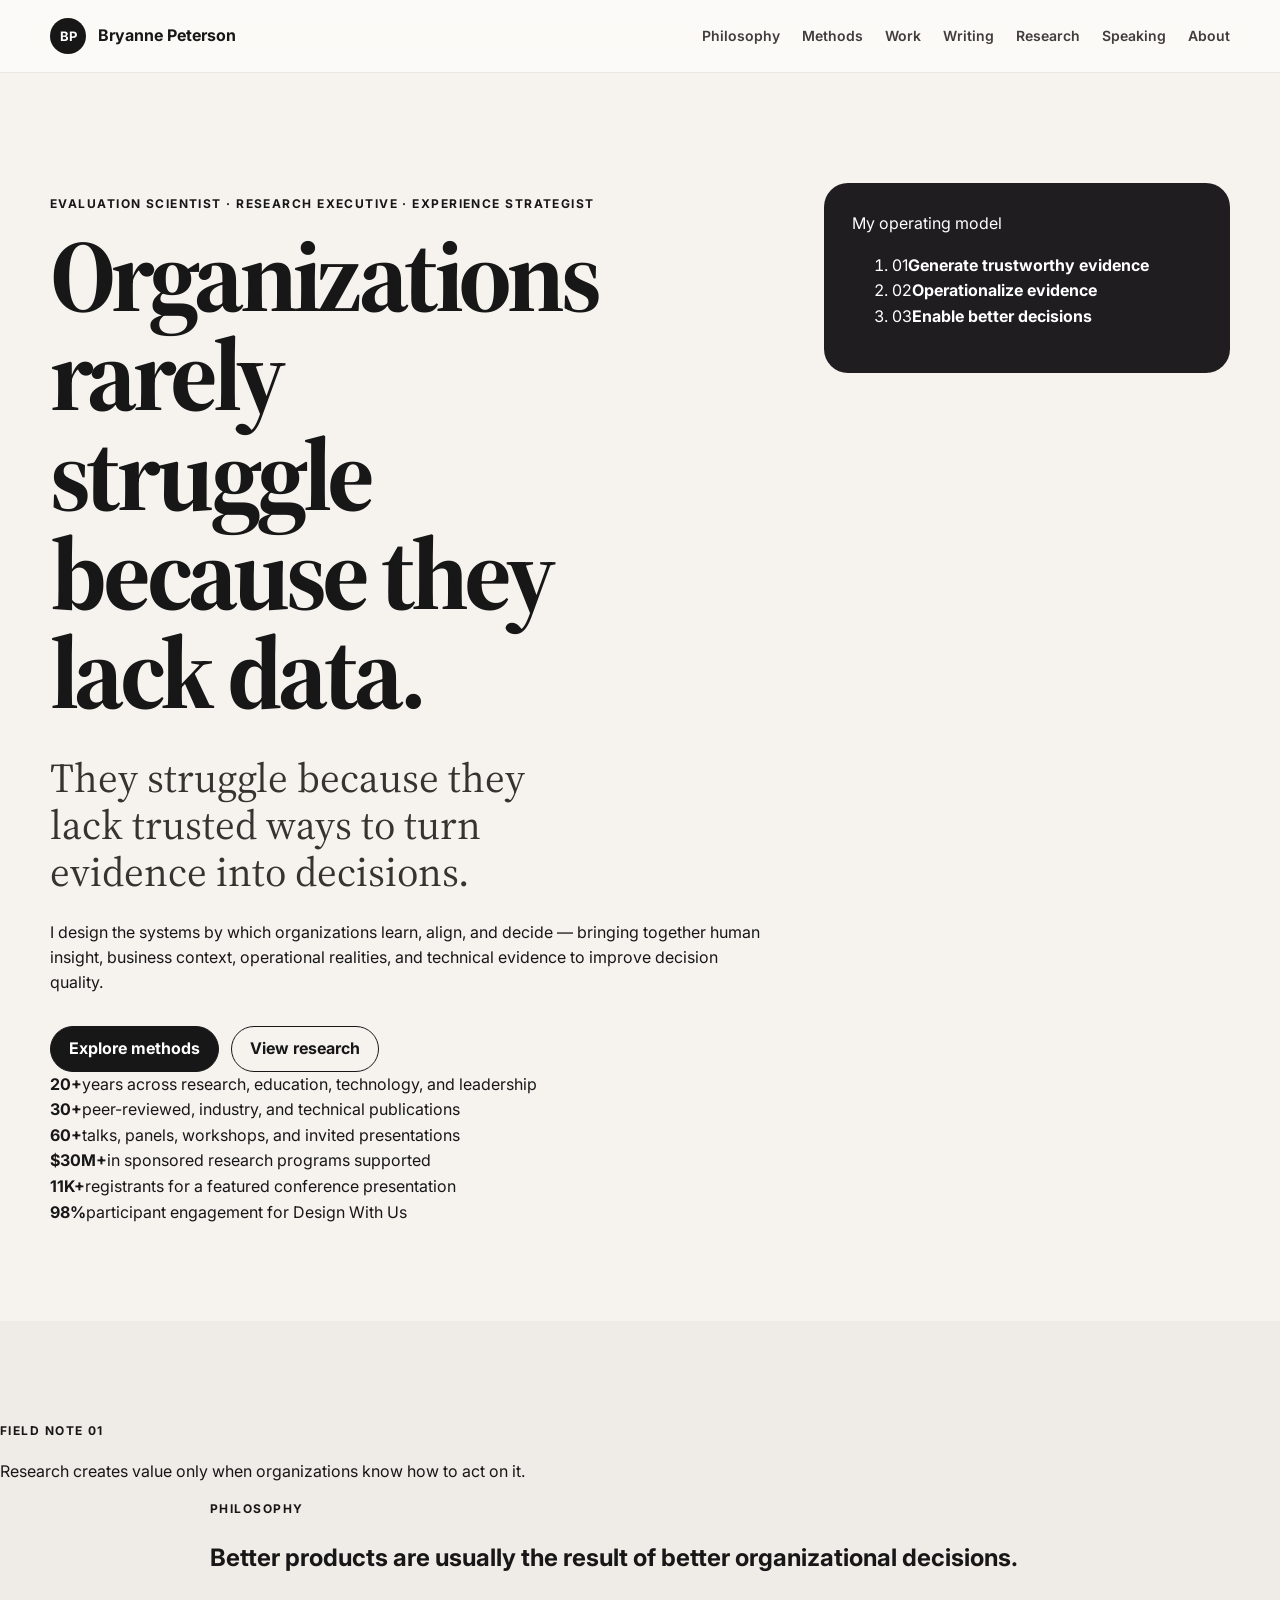
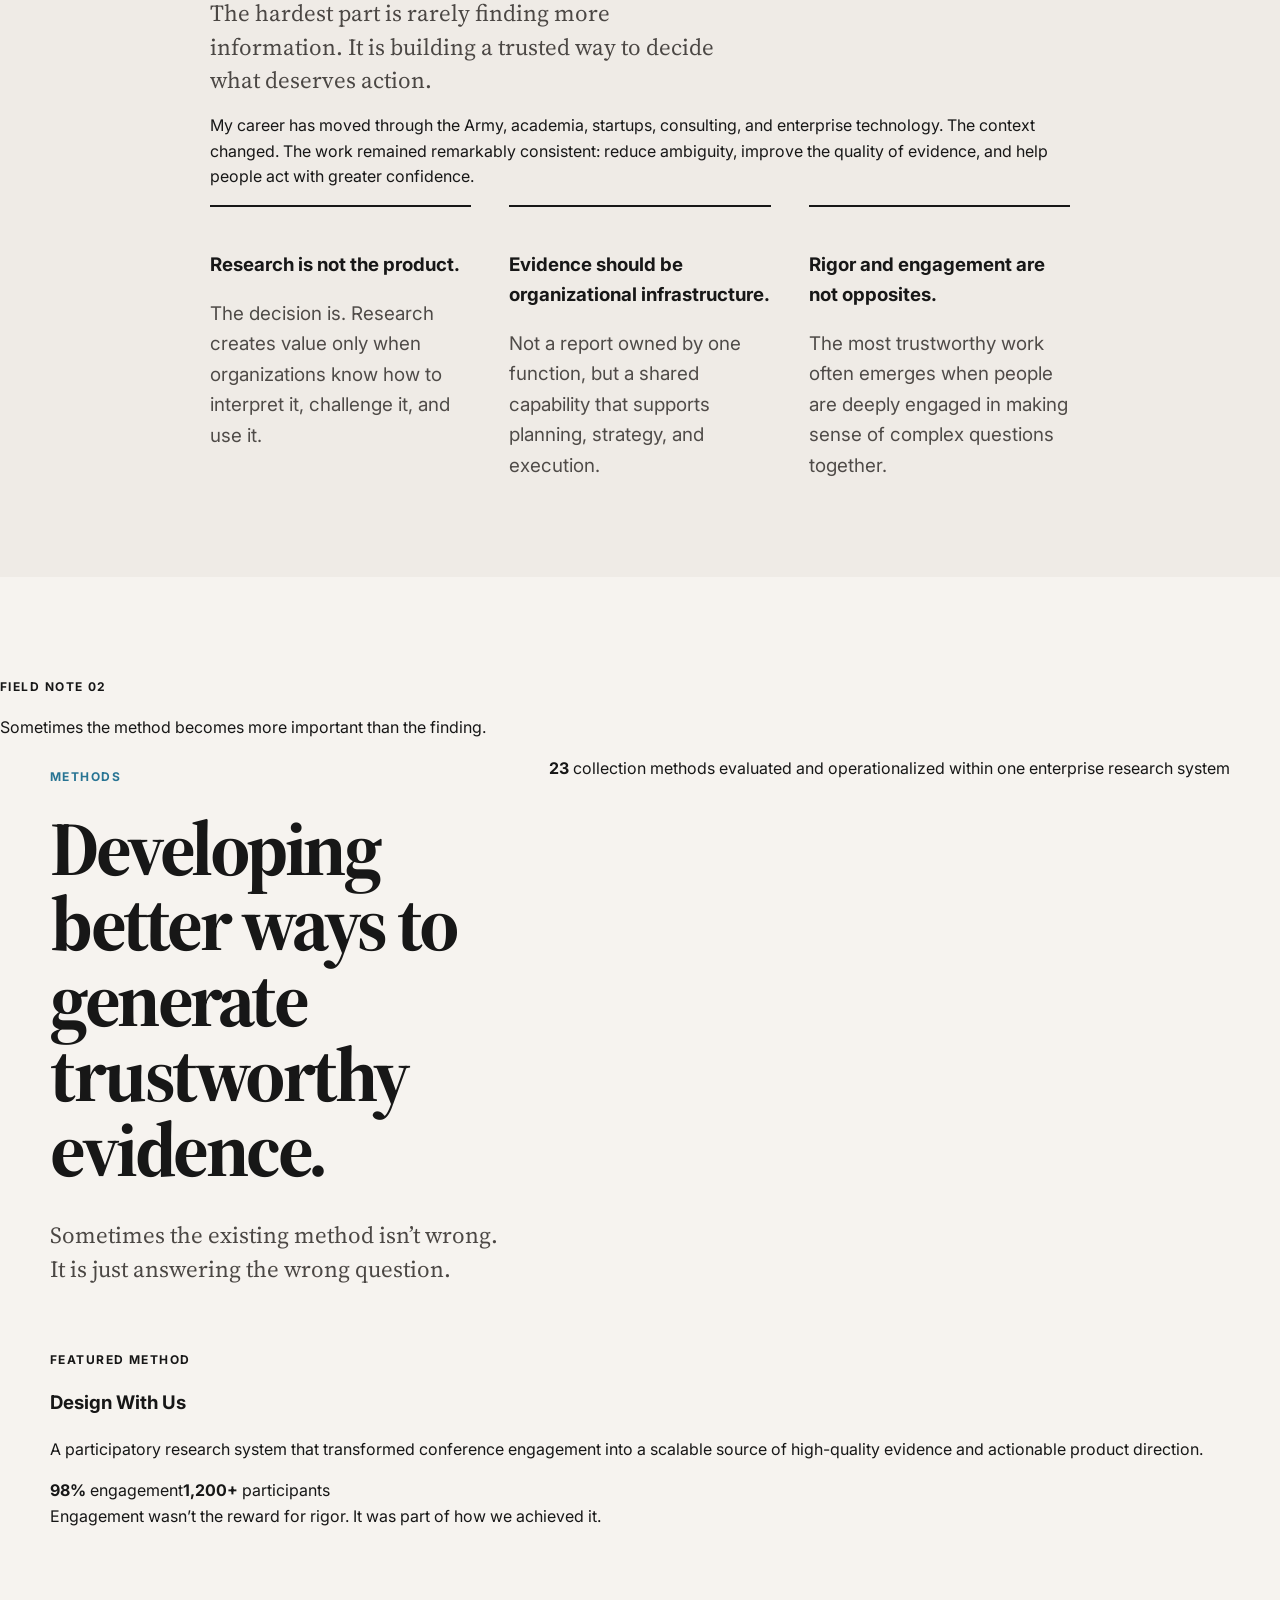
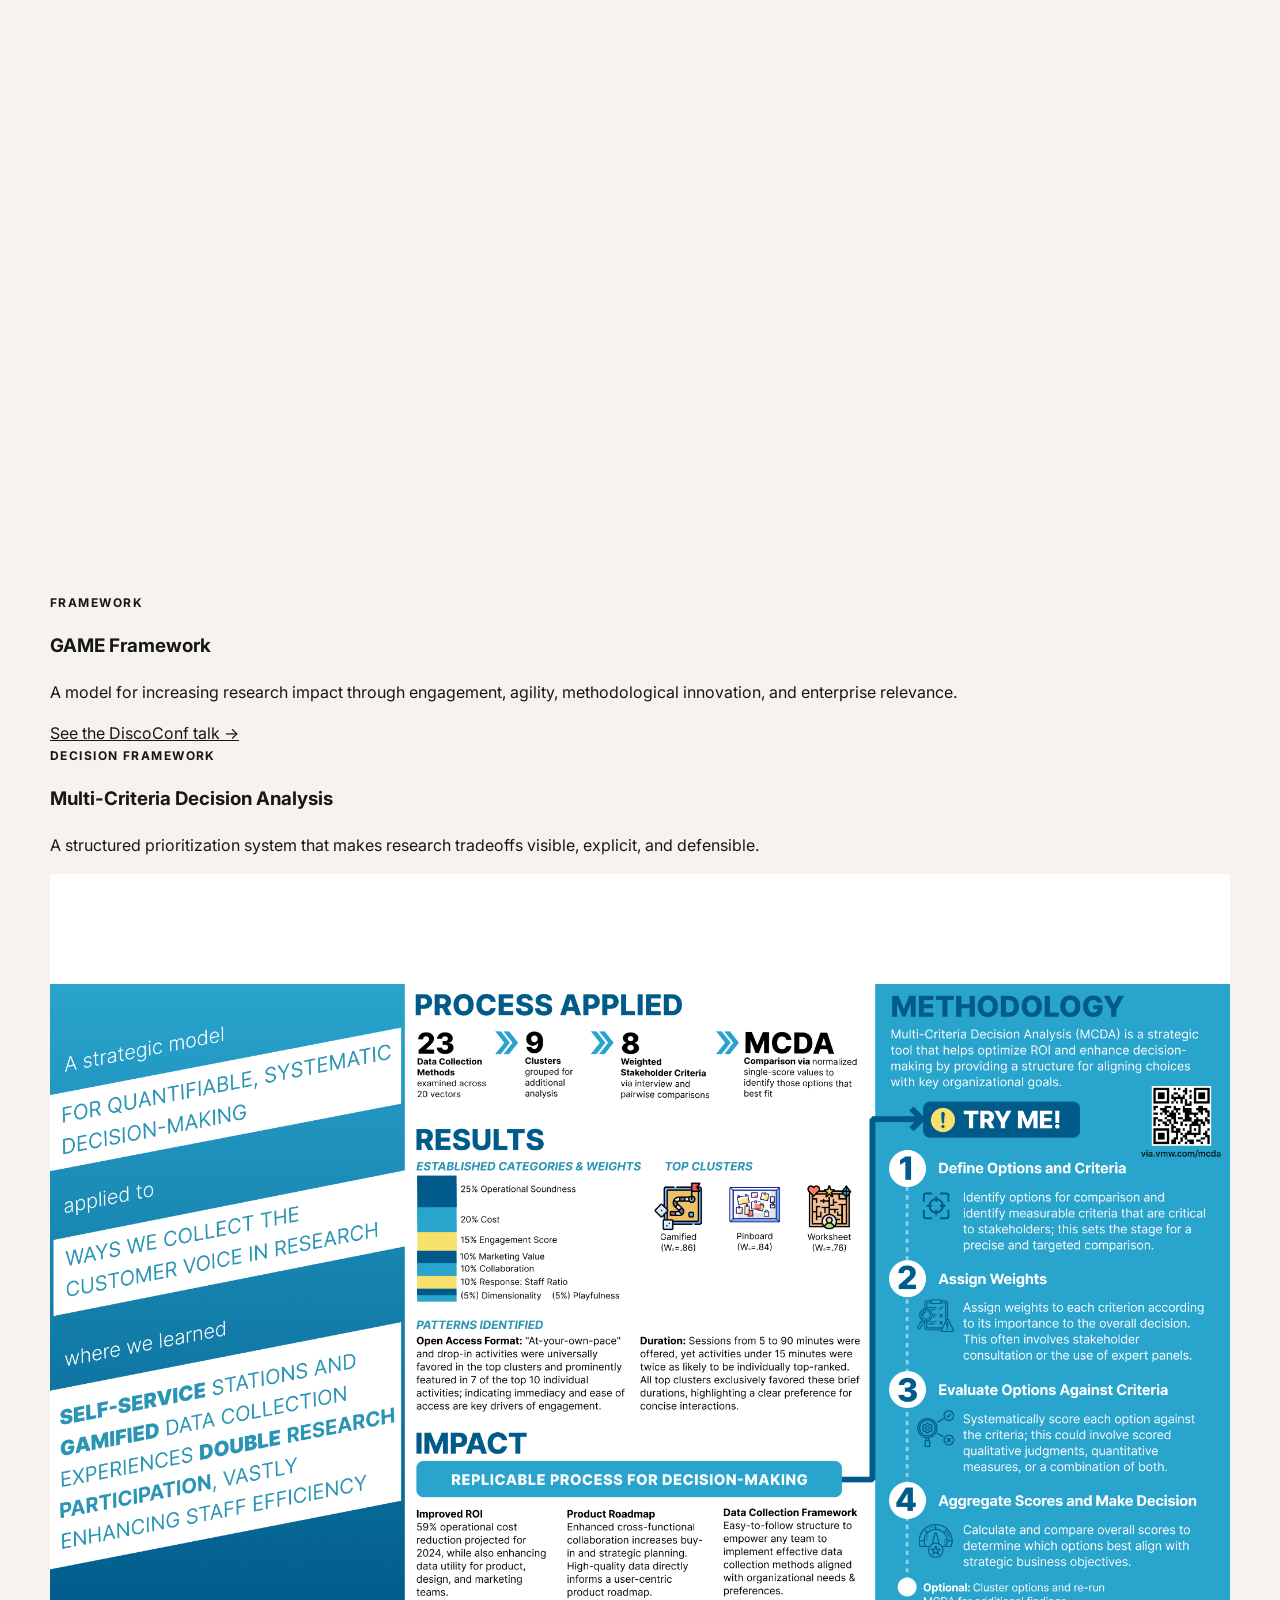
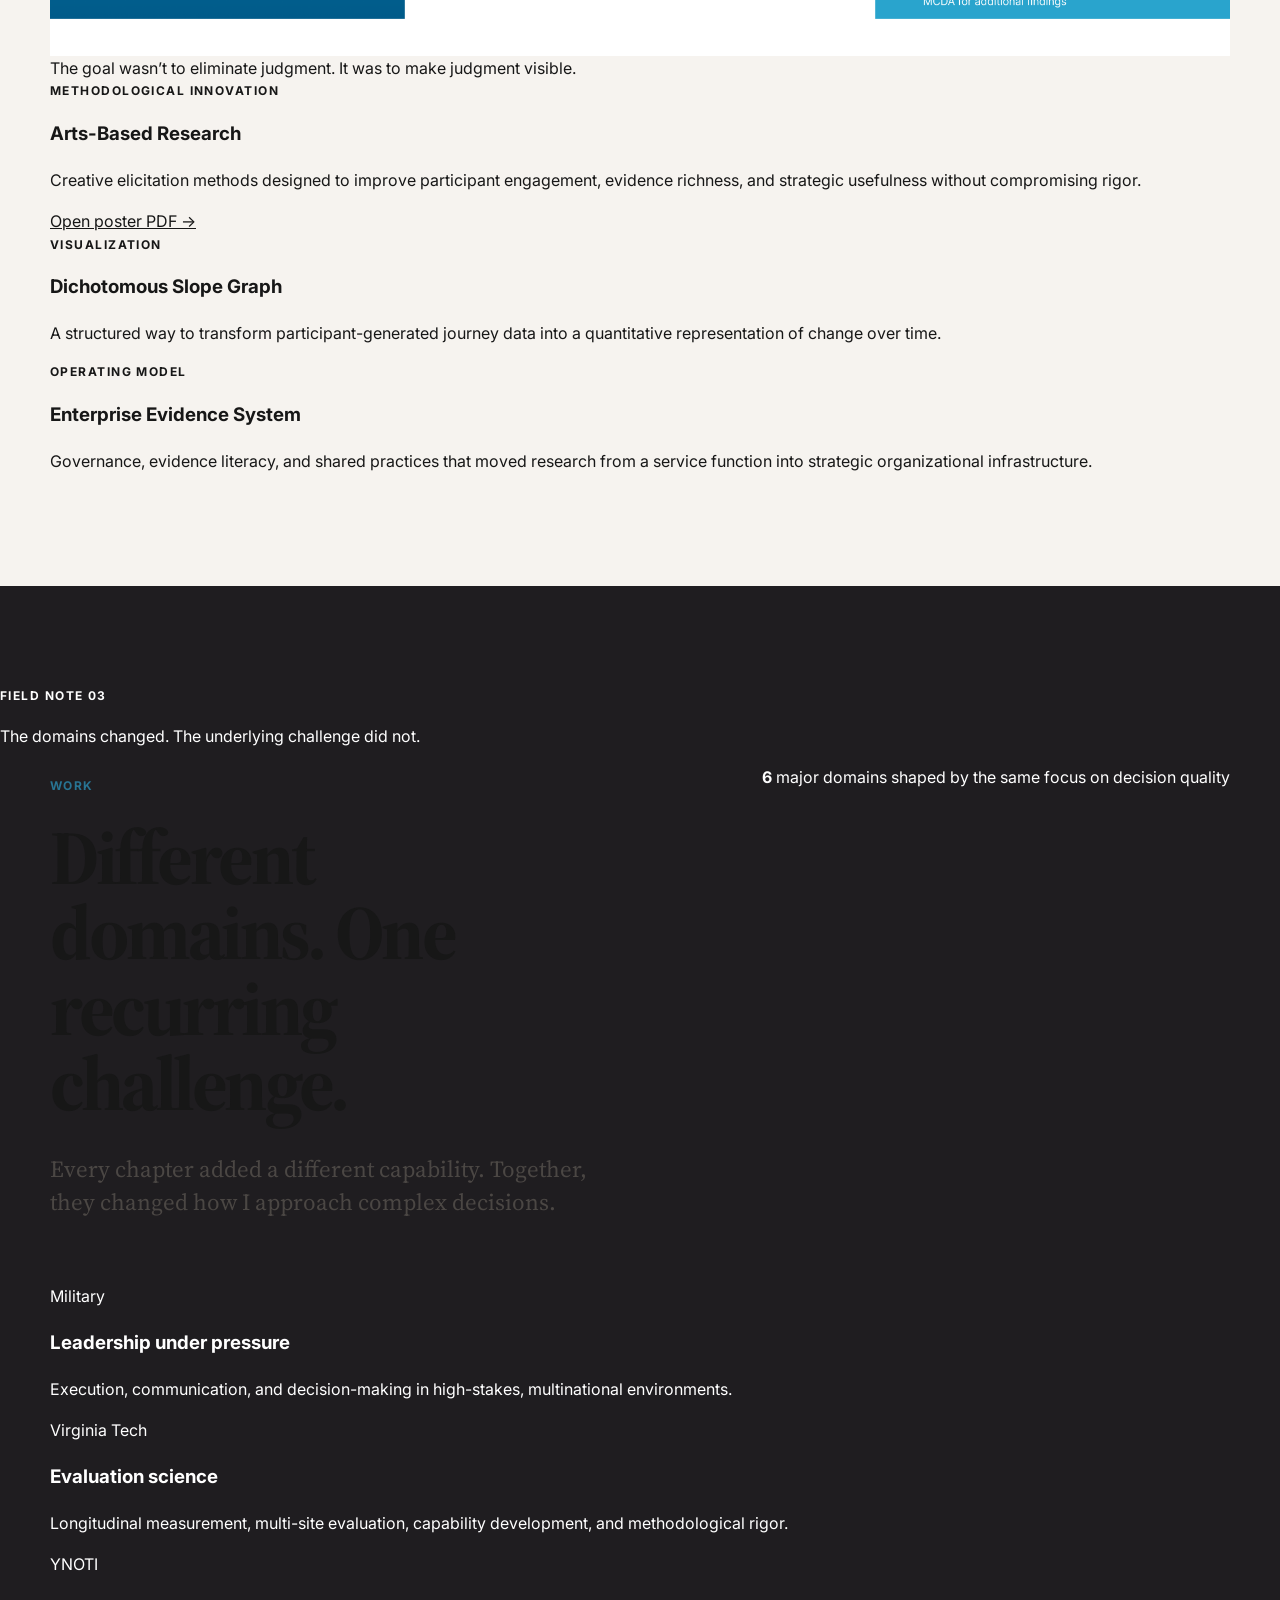
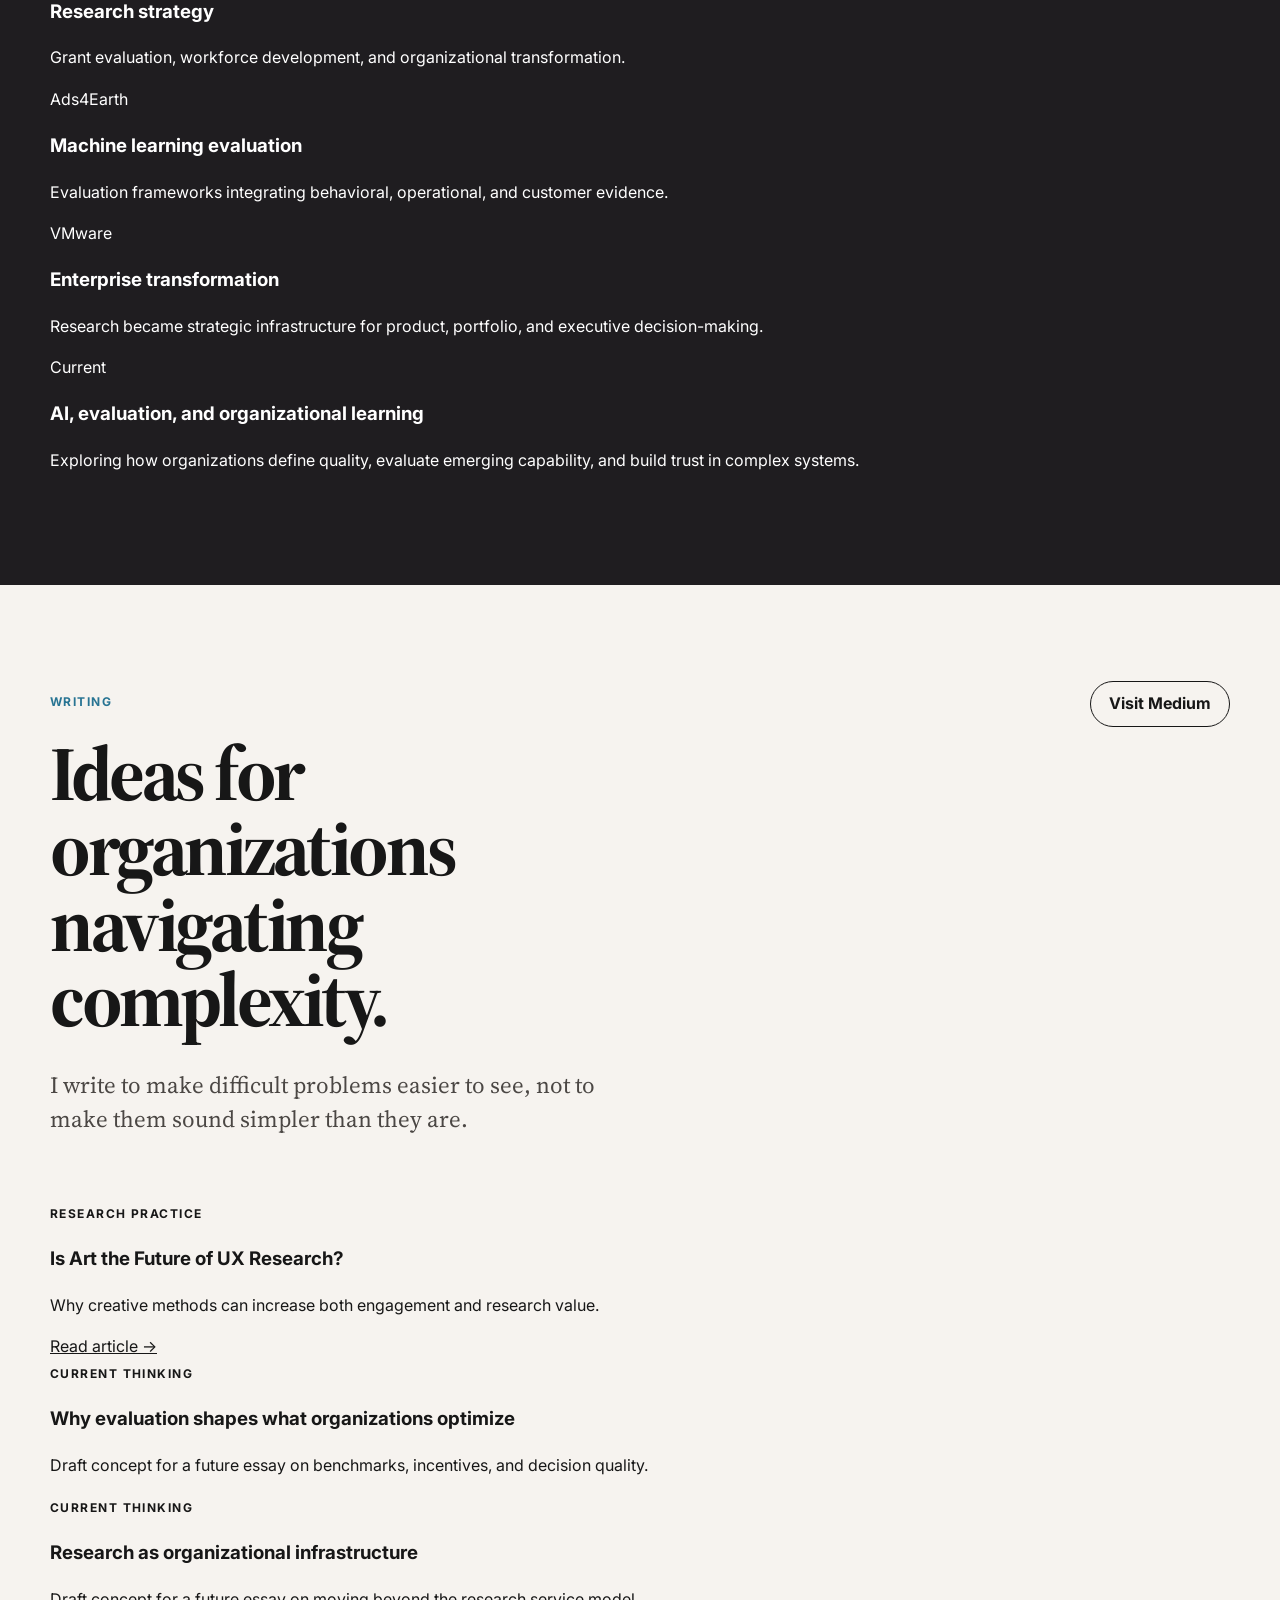
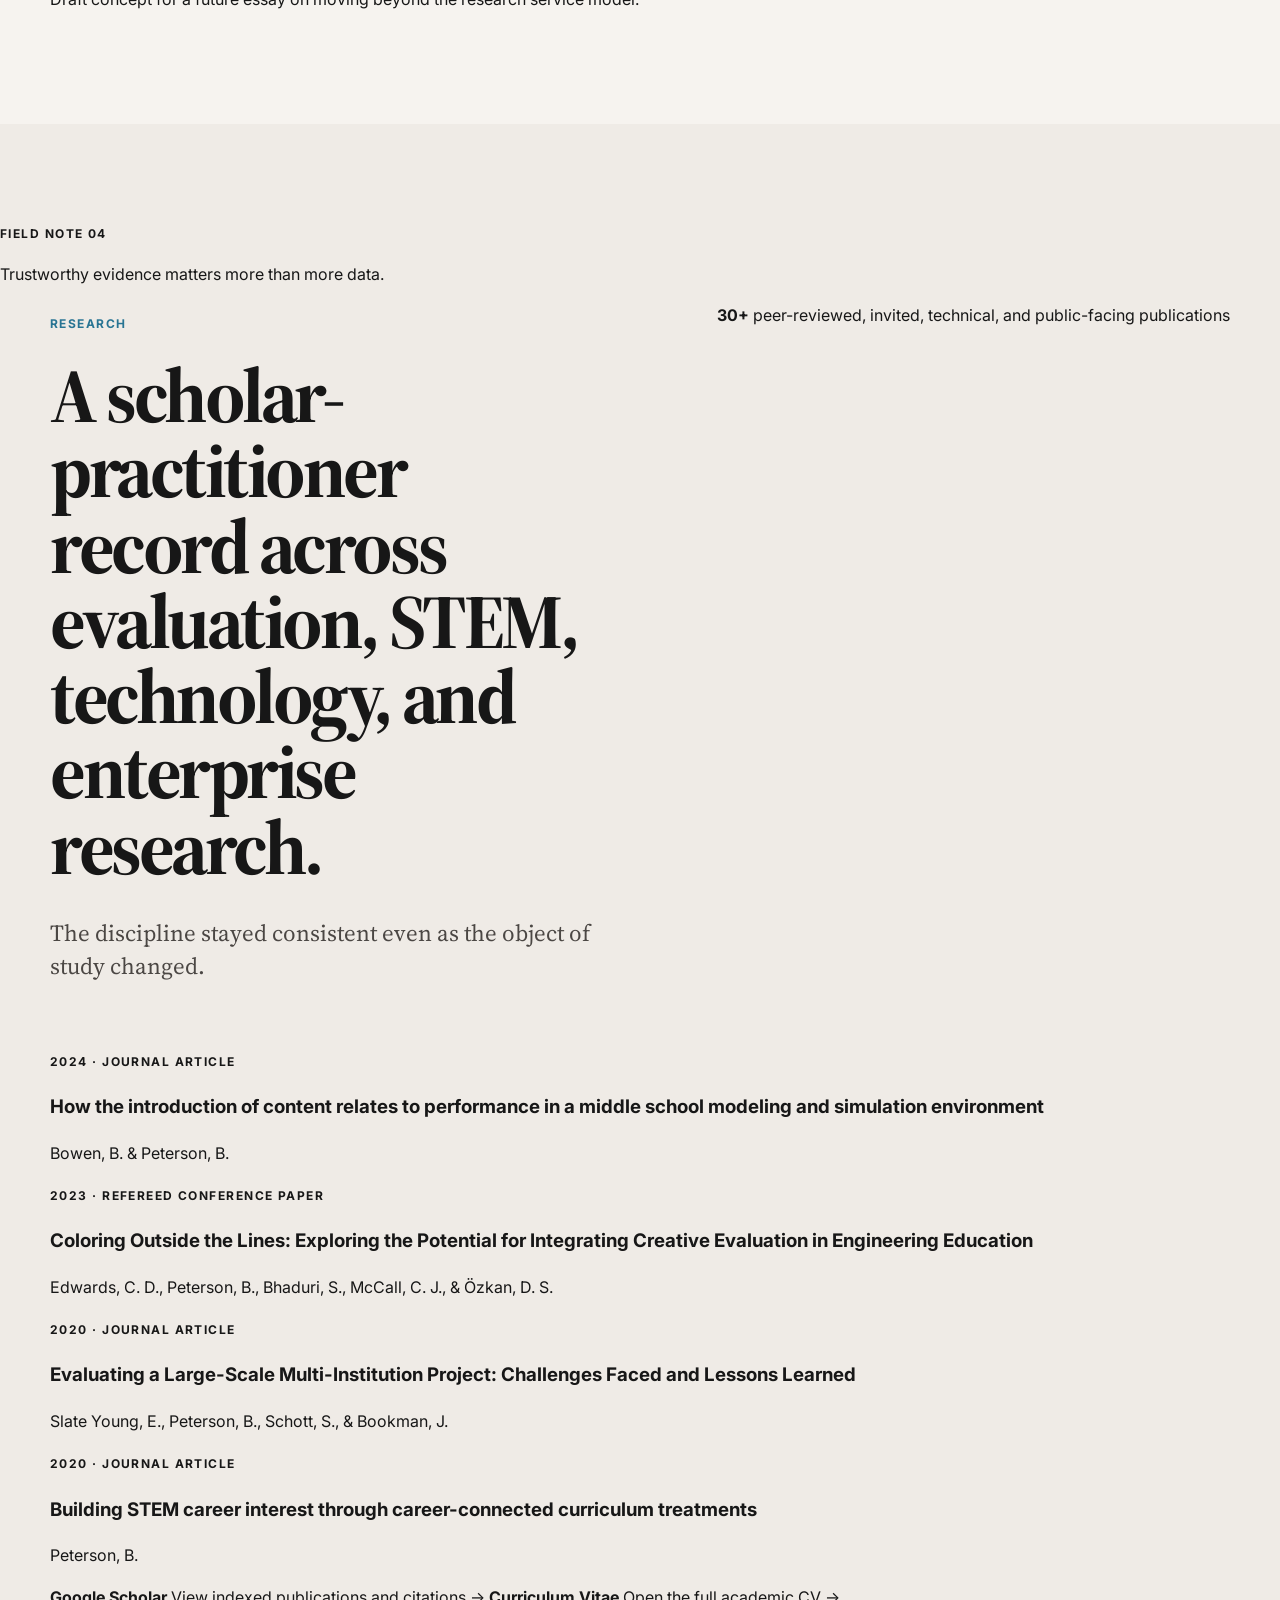
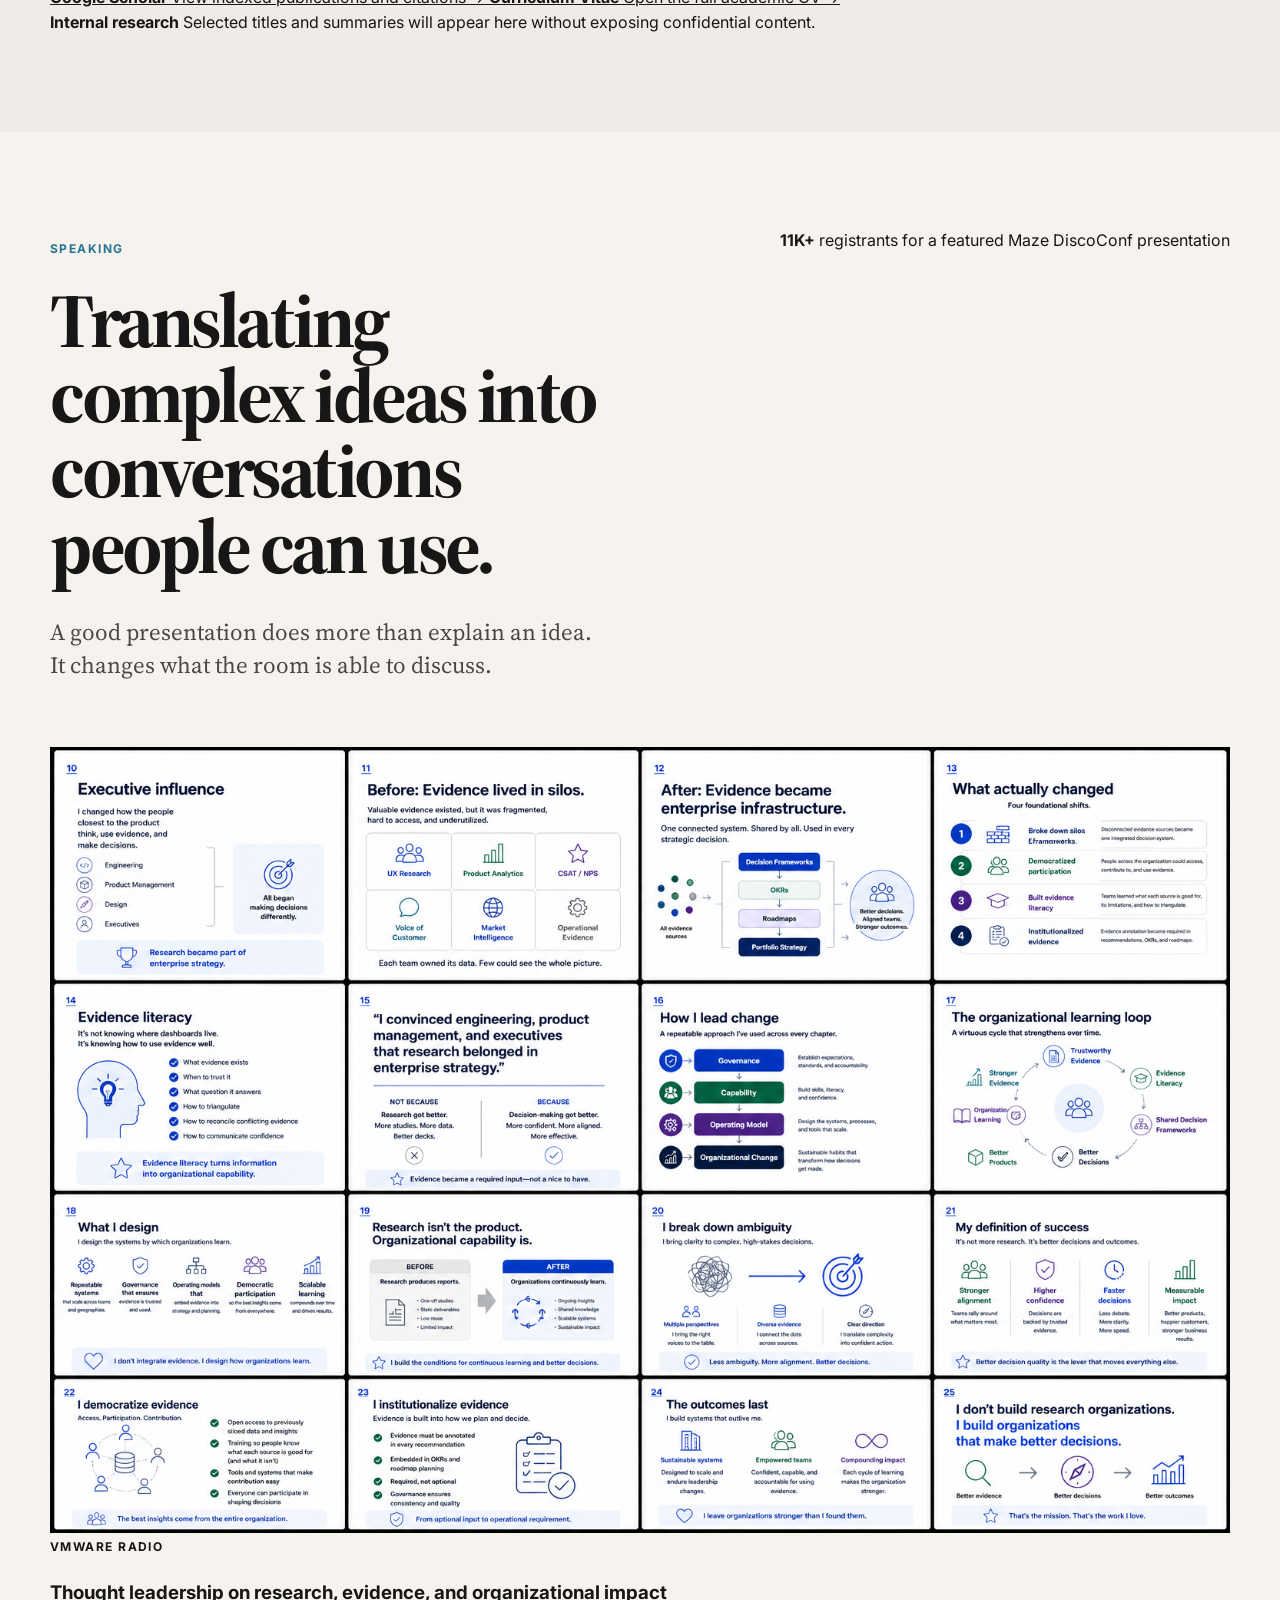
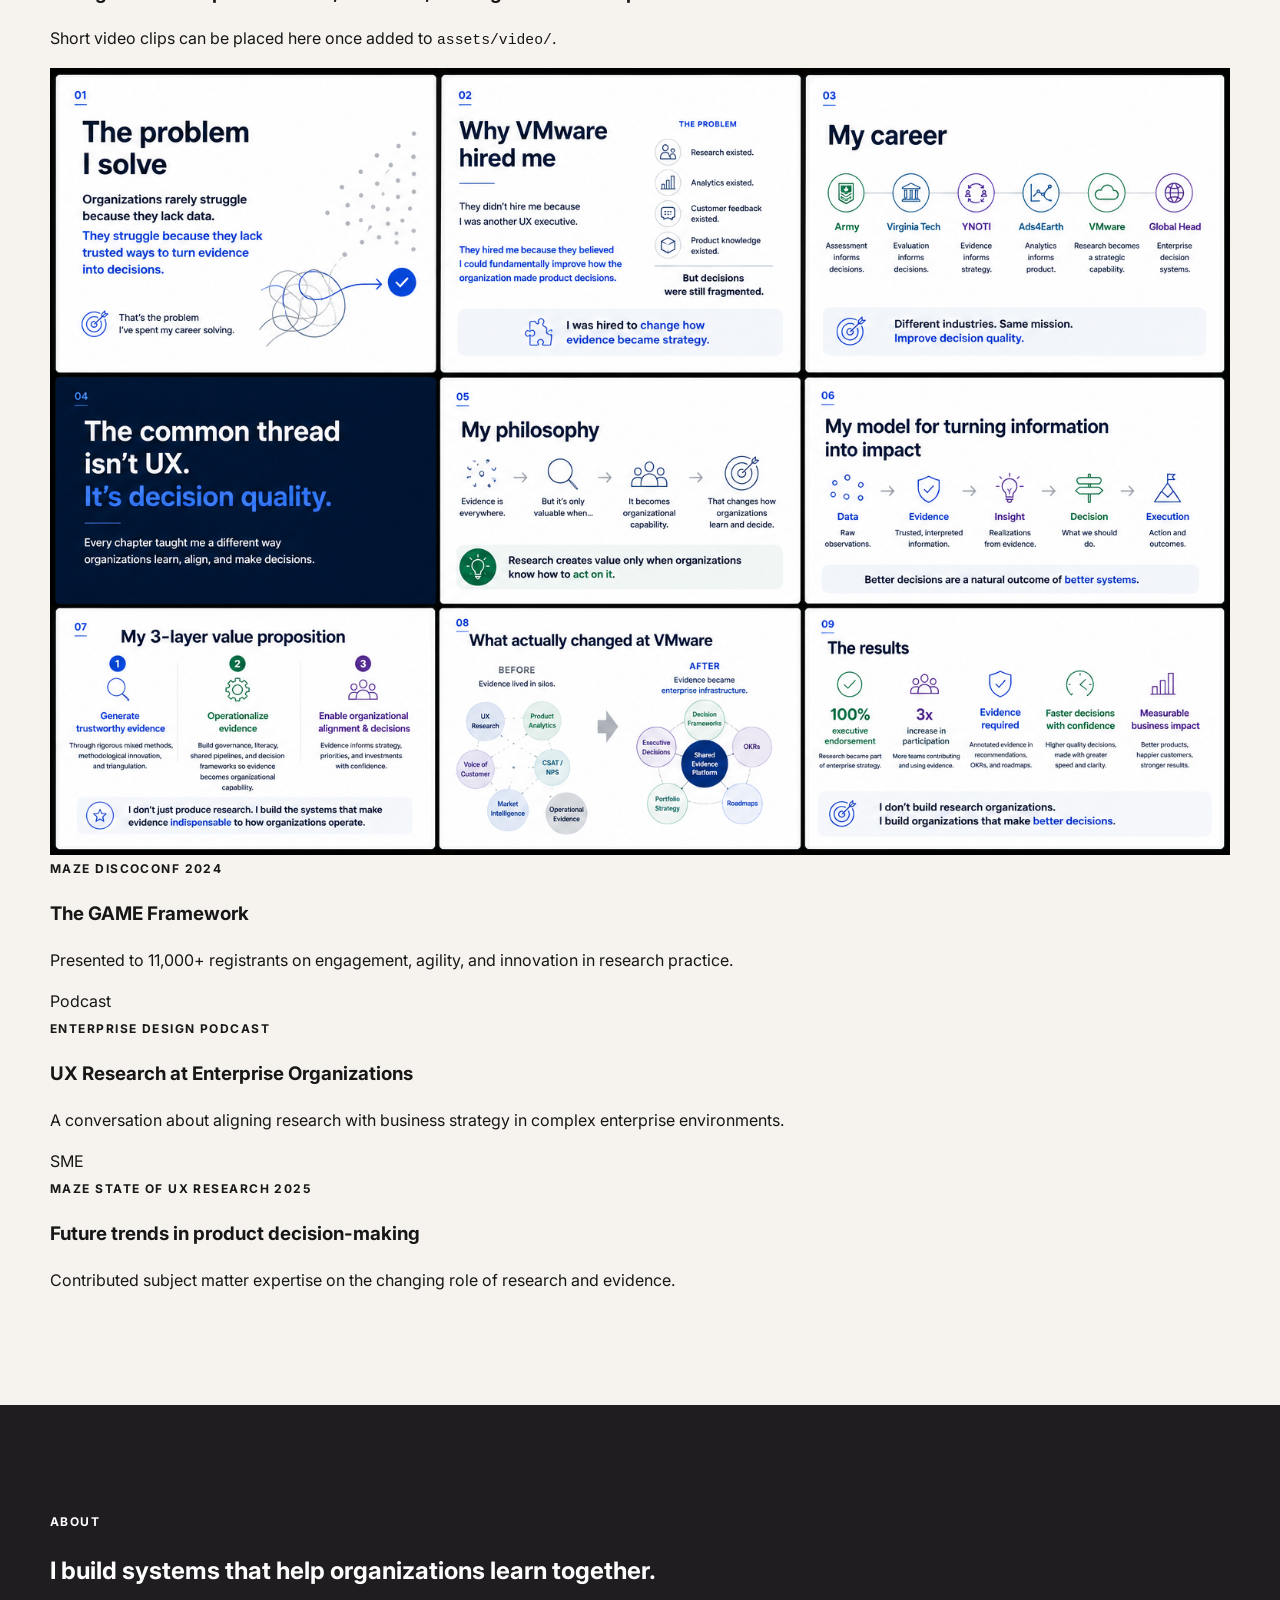
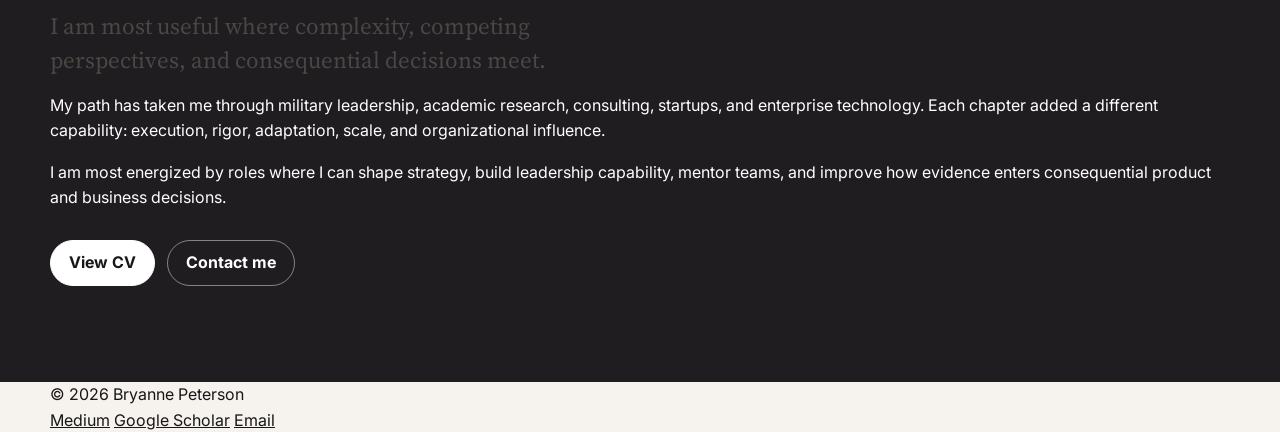
<file: indexog.html>
<!doctype html>
<html lang="en">
<head>
  <meta charset="utf-8" />
  <meta name="viewport" content="width=device-width, initial-scale=1" />
  <meta name="description" content="Bryanne Peterson — evaluation scientist, research executive, and experience strategist." />
  <title>Bryanne Peterson | Evaluation, Strategy, and Decision Quality</title>
  <link rel="preconnect" href="https://fonts.googleapis.com">
  <link rel="preconnect" href="https://fonts.gstatic.com" crossorigin>
  <link href="https://fonts.googleapis.com/css2?family=Caveat:wght@500;600;700&family=Inter:wght@400;500;600;700&family=Patrick+Hand&family=Shadows+Into+Light&family=Source+Serif+4:opsz,wght@8..60,500;8..60,650&display=swap" rel="stylesheet">
  <link rel="stylesheet" href="assets/style.css" />
</head>
<body>
  <a class="skip-link" href="#main">Skip to content</a>

  <header class="site-header">
    <div class="shell nav-wrap">
      <a class="brand" href="#home" aria-label="Bryanne Peterson home">
        <span class="brand-mark">BP</span>
        <span class="brand-name">Bryanne Peterson</span>
      </a>

      <button class="nav-toggle" aria-expanded="false" aria-controls="site-nav">Menu</button>

      <nav id="site-nav" class="site-nav" aria-label="Primary">
        <a href="#philosophy">Philosophy</a>
        <a href="#methods">Methods</a>
        <a href="#work">Work</a>
        <a href="#writing">Writing</a>
        <a href="#research">Research</a>
        <a href="#speaking">Speaking</a>
        <a href="#about">About</a>
      </nav>
    </div>
  </header>

  <main id="main">
    <section id="home" class="hero section">
      <div class="shell hero-grid">
        <div>
          <p class="eyebrow">Evaluation scientist · Research executive · Experience strategist</p>
          <h1>Organizations rarely struggle because they lack data.</h1>
          <p class="hero-sub">They struggle because they lack trusted ways to turn evidence into decisions.</p>
          <p class="hero-copy">I design the systems by which organizations learn, align, and decide — bringing together human insight, business context, operational realities, and technical evidence to improve decision quality.</p>
          <div class="button-row">
            <a class="button primary" href="#methods">Explore methods</a>
            <a class="button secondary" href="#research">View research</a>
          </div>
        </div>

        <aside class="hero-panel draw-diagram" aria-label="Core operating model">
          <span class="panel-label">My operating model</span>
          <ol class="flow">
            <li><span>01</span><strong>Generate trustworthy evidence</strong></li>
            <li><span>02</span><strong>Operationalize evidence</strong></li>
            <li><span>03</span><strong>Enable better decisions</strong></li>
          </ol>
        </aside>
      </div>

      <div class="shell stats" aria-label="Career highlights">
        <article><strong>20+</strong><span>years across research, education, technology, and leadership</span></article>
        <article><strong>30+</strong><span>peer-reviewed, industry, and technical publications</span></article>
        <article><strong>60+</strong><span>talks, panels, workshops, and invited presentations</span></article>
        <article><strong>$30M+</strong><span>in sponsored research programs supported</span></article>
        <article><strong>11K+</strong><span>registrants for a featured conference presentation</span></article>
        <article><strong>98%</strong><span>participant engagement for Design With Us</span></article>
      </div>
    </section>

    <section id="philosophy" class="section soft with-field-note">
      <aside class="field-note" aria-label="Field note">
        <span class="field-note-clip" aria-hidden="true"></span>
        <span class="field-note-label">Field note 01</span>
        <p>Research creates value only when organizations know how to act on it.</p>
      </aside>
      <div class="shell narrow">
        <p class="eyebrow">Philosophy</p>
        <h2>Better products are usually the result of better organizational decisions.</h2>
        <p class="section-framing">The hardest part is rarely finding more information. It is building a trusted way to decide what deserves action.</p>
        <p class="lead">My career has moved through the Army, academia, startups, consulting, and enterprise technology. The context changed. The work remained remarkably consistent: reduce ambiguity, improve the quality of evidence, and help people act with greater confidence.</p>

        <div class="principles">
          <article>
            <h3>Research is not the product.</h3>
            <p>The decision is. Research creates value only when organizations know how to interpret it, challenge it, and use it.</p>
          </article>
          <article>
            <h3>Evidence should be organizational infrastructure.</h3>
            <p>Not a report owned by one function, but a shared capability that supports planning, strategy, and execution.</p>
          </article>
          <article>
            <h3>Rigor and engagement are not opposites.</h3>
            <p>The most trustworthy work often emerges when people are deeply engaged in making sense of complex questions together.</p>
          </article>
        </div>
      </div>
    </section>

    <section id="methods" class="section with-field-note">
      <aside class="field-note" aria-label="Field note">
        <span class="field-note-clip" aria-hidden="true"></span>
        <span class="field-note-label">Field note 02</span>
        <p>Sometimes the method becomes more important than the finding.</p>
      </aside>
      <div class="shell">
        <div class="section-heading">
          <div>
            <p class="eyebrow">Methods</p>
            <h2>Developing better ways to generate trustworthy evidence.</h2>
            <p class="section-framing">Sometimes the existing method isn’t wrong. It is just answering the wrong question.</p>
          </div>
          <div class="hero-stat">
            <strong>23</strong>
            <span>collection methods evaluated and operationalized within one enterprise research system</span>
          </div>
        </div>

        <div class="card-grid">
          <article class="card featured">
            <div class="card-tag">Featured method</div>
            <h3>Design With Us</h3>
            <p>A participatory research system that transformed conference engagement into a scalable source of high-quality evidence and actionable product direction.</p>
            <div class="metric-row"><span><strong>98%</strong> engagement</span><span><strong>1,200+</strong> participants</span></div>
            <div class="method-annotation">Engagement wasn’t the reward for rigor. It was part of how we achieved it.</div>
            <div class="video-embed">
              <iframe src="https://www.youtube.com/embed/OUitGg_GM34" title="Design With Us case study" loading="lazy" allow="accelerometer; autoplay; clipboard-write; encrypted-media; gyroscope; picture-in-picture; web-share" allowfullscreen></iframe>
            </div>
          </article>

          <article class="card">
            <div class="card-tag">Framework</div>
            <h3>GAME Framework</h3>
            <p>A model for increasing research impact through engagement, agility, methodological innovation, and enterprise relevance.</p>
            <a class="text-link" href="#speaking">See the DiscoConf talk →</a>
          </article>

          <article class="card">
            <div class="card-tag">Decision framework</div>
            <h3>Multi-Criteria Decision Analysis</h3>
            <p>A structured prioritization system that makes research tradeoffs visible, explicit, and defensible.</p>
            <img src="assets/img/mcda.png" alt="Multi-Criteria Decision Analysis framework poster" />
            <div class="method-annotation">The goal wasn’t to eliminate judgment. It was to make judgment visible.</div>
          </article>

          <article class="card">
            <div class="card-tag">Methodological innovation</div>
            <h3>Arts-Based Research</h3>
            <p>Creative elicitation methods designed to improve participant engagement, evidence richness, and strategic usefulness without compromising rigor.</p>
            <a class="text-link" href="assets/pdf/arts-based-research-poster.pdf">Open poster PDF →</a>
          </article>

          <article class="card">
            <div class="card-tag">Visualization</div>
            <h3>Dichotomous Slope Graph</h3>
            <p>A structured way to transform participant-generated journey data into a quantitative representation of change over time.</p>
          </article>

          <article class="card">
            <div class="card-tag">Operating model</div>
            <h3>Enterprise Evidence System</h3>
            <p>Governance, evidence literacy, and shared practices that moved research from a service function into strategic organizational infrastructure.</p>
          </article>
        </div>
      </div>
    </section>

    <section id="work" class="section dark with-field-note">
      <aside class="field-note field-note-dark" aria-label="Field note">
        <span class="field-note-clip" aria-hidden="true"></span>
        <span class="field-note-label">Field note 03</span>
        <p>The domains changed. The underlying challenge did not.</p>
      </aside>
      <div class="shell">
        <div class="section-heading">
          <div>
            <p class="eyebrow">Work</p>
            <h2>Different domains. One recurring challenge.</h2>
            <p class="section-framing">Every chapter added a different capability. Together, they changed how I approach complex decisions.</p>
          </div>
          <div class="hero-stat inverse">
            <strong>6</strong>
            <span>major domains shaped by the same focus on decision quality</span>
          </div>
        </div>

        <div class="timeline">
          <article><span>Military</span><h3>Leadership under pressure</h3><p>Execution, communication, and decision-making in high-stakes, multinational environments.</p></article>
          <article><span>Virginia Tech</span><h3>Evaluation science</h3><p>Longitudinal measurement, multi-site evaluation, capability development, and methodological rigor.</p></article>
          <article><span>YNOTI</span><h3>Research strategy</h3><p>Grant evaluation, workforce development, and organizational transformation.</p></article>
          <article><span>Ads4Earth</span><h3>Machine learning evaluation</h3><p>Evaluation frameworks integrating behavioral, operational, and customer evidence.</p></article>
          <article><span>VMware</span><h3>Enterprise transformation</h3><p>Research became strategic infrastructure for product, portfolio, and executive decision-making.</p></article>
          <article><span>Current</span><h3>AI, evaluation, and organizational learning</h3><p>Exploring how organizations define quality, evaluate emerging capability, and build trust in complex systems.</p></article>
        </div>
      </div>
    </section>

    <section id="writing" class="section">
      <div class="shell">
        <div class="section-heading">
          <div>
            <p class="eyebrow">Writing</p>
            <h2>Ideas for organizations navigating complexity.</h2>
            <p class="section-framing">I write to make difficult problems easier to see, not to make them sound simpler than they are.</p>
          </div>
          <a class="button secondary" href="https://medium.com/@bryanne_peterson" target="_blank" rel="noreferrer">Visit Medium</a>
        </div>

        <div class="article-grid">
          <article class="article-card">
            <span>Research practice</span>
            <h3>Is Art the Future of UX Research?</h3>
            <p>Why creative methods can increase both engagement and research value.</p>
            <a href="https://medium.com/vmwaredesign/is-art-the-future-of-ux-research-13fc17d9a08e" target="_blank" rel="noreferrer">Read article →</a>
          </article>
          <article class="article-card placeholder">
            <span>Current thinking</span>
            <h3>Why evaluation shapes what organizations optimize</h3>
            <p>Draft concept for a future essay on benchmarks, incentives, and decision quality.</p>
          </article>
          <article class="article-card placeholder">
            <span>Current thinking</span>
            <h3>Research as organizational infrastructure</h3>
            <p>Draft concept for a future essay on moving beyond the research service model.</p>
          </article>
        </div>
      </div>
    </section>

    <section id="research" class="section soft with-field-note">
      <aside class="field-note" aria-label="Field note">
        <span class="field-note-clip" aria-hidden="true"></span>
        <span class="field-note-label">Field note 04</span>
        <p>Trustworthy evidence matters more than more data.</p>
      </aside>
      <div class="shell">
        <div class="section-heading">
          <div>
            <p class="eyebrow">Research</p>
            <h2>A scholar-practitioner record across evaluation, STEM, technology, and enterprise research.</h2>
            <p class="section-framing">The discipline stayed consistent even as the object of study changed.</p>
          </div>
          <div class="hero-stat">
            <strong>30+</strong>
            <span>peer-reviewed, invited, technical, and public-facing publications</span>
          </div>
        </div>

        <div class="research-layout">
          <div class="research-list">
            <article>
              <span>2024 · Journal article</span>
              <h3>How the introduction of content relates to performance in a middle school modeling and simulation environment</h3>
              <p>Bowen, B. & Peterson, B.</p>
            </article>
            <article>
              <span>2023 · Refereed conference paper</span>
              <h3>Coloring Outside the Lines: Exploring the Potential for Integrating Creative Evaluation in Engineering Education</h3>
              <p>Edwards, C. D., Peterson, B., Bhaduri, S., McCall, C. J., & Özkan, D. S.</p>
            </article>
            <article>
              <span>2020 · Journal article</span>
              <h3>Evaluating a Large-Scale Multi-Institution Project: Challenges Faced and Lessons Learned</h3>
              <p>Slate Young, E., Peterson, B., Schott, S., & Bookman, J.</p>
            </article>
            <article>
              <span>2020 · Journal article</span>
              <h3>Building STEM career interest through career-connected curriculum treatments</h3>
              <p>Peterson, B.</p>
            </article>
          </div>

          <aside class="research-links">
            <a class="resource-card" href="https://scholar.google.com/scholar?q=bryanne+peterson&hl=en&as_sdt=0,47" target="_blank" rel="noreferrer">
              <strong>Google Scholar</strong>
              <span>View indexed publications and citations →</span>
            </a>
            <a class="resource-card" href="assets/pdf/bryanne-peterson-cv-2026.pdf">
              <strong>Curriculum Vitae</strong>
              <span>Open the full academic CV →</span>
            </a>
            <div class="resource-card">
              <strong>Internal research</strong>
              <span>Selected titles and summaries will appear here without exposing confidential content.</span>
            </div>
          </aside>
        </div>
      </div>
    </section>

    <section id="speaking" class="section">
      <div class="shell">
        <div class="section-heading">
          <div>
            <p class="eyebrow">Speaking</p>
            <h2>Translating complex ideas into conversations people can use.</h2>
            <p class="section-framing">A good presentation does more than explain an idea. It changes what the room is able to discuss.</p>
          </div>
          <div class="hero-stat">
            <strong>11K+</strong>
            <span>registrants for a featured Maze DiscoConf presentation</span>
          </div>
        </div>

        <div class="media-grid">
          <article class="media-card">
            <img src="assets/img/radio-1.png" alt="Bryanne Peterson presenting at VMware RADIO" />
            <span>VMware RADIO</span>
            <h3>Thought leadership on research, evidence, and organizational impact</h3>
            <p>Short video clips can be placed here once added to <code>assets/video/</code>.</p>
          </article>
          <article class="media-card">
            <img src="assets/img/radio-2.png" alt="Presentation audience view at VMware RADIO" />
            <span>Maze DiscoConf 2024</span>
            <h3>The GAME Framework</h3>
            <p>Presented to 11,000+ registrants on engagement, agility, and innovation in research practice.</p>
          </article>
          <article class="media-card">
            <div class="media-placeholder">Podcast</div>
            <span>Enterprise Design Podcast</span>
            <h3>UX Research at Enterprise Organizations</h3>
            <p>A conversation about aligning research with business strategy in complex enterprise environments.</p>
          </article>
          <article class="media-card">
            <div class="media-placeholder">SME</div>
            <span>Maze State of UX Research 2025</span>
            <h3>Future trends in product decision-making</h3>
            <p>Contributed subject matter expertise on the changing role of research and evidence.</p>
          </article>
        </div>
      </div>
    </section>

    <section id="about" class="section dark">
      <div class="shell about-grid">
        <div>
          <p class="eyebrow">About</p>
          <h2>I build systems that help organizations learn together.</h2>
          <p class="section-framing inverse-framing">I am most useful where complexity, competing perspectives, and consequential decisions meet.</p>
        </div>
        <div>
          <p class="lead">My path has taken me through military leadership, academic research, consulting, startups, and enterprise technology. Each chapter added a different capability: execution, rigor, adaptation, scale, and organizational influence.</p>
          <p>I am most energized by roles where I can shape strategy, build leadership capability, mentor teams, and improve how evidence enters consequential product and business decisions.</p>
          <div class="button-row">
            <a class="button light" href="assets/pdf/bryanne-peterson-cv-2026.pdf">View CV</a>
            <a class="button ghost" href="mailto:bryannepeterson@me.com">Contact me</a>
          </div>
        </div>
      </div>
    </section>
  </main>

  <footer class="site-footer">
    <div class="shell footer-grid">
      <span>© <span id="year"></span> Bryanne Peterson</span>
      <div>
        <a href="https://medium.com/@bryanne_peterson" target="_blank" rel="noreferrer">Medium</a>
        <a href="https://scholar.google.com/scholar?q=bryanne+peterson&hl=en&as_sdt=0,47" target="_blank" rel="noreferrer">Google Scholar</a>
        <a href="mailto:bryannepeterson@me.com">Email</a>
      </div>
    </div>
  </footer>

  <script src="assets/script.js"></script>
</body>
</html>
</file>
<file: assets/style.css>
/* Portfolio baseline and layout primitives */

:root {
  --ink: #171717;
  --muted: #66625f;
  --paper: #fbfaf8;
  --soft: #f1eee9;
  --line: #d9d4cd;
  --accent: #7dbcdc;
  --accent-2: #287493;
  --white: #ffffff;
  --dark: #1d1b1f;
  --success: #69a63b;
  --max: 1180px;
  --radius: 18px;
}

* { box-sizing: border-box; }
html { scroll-behavior: smooth; }

body {
  margin: 0;
  font-family: Inter, system-ui, -apple-system, BlinkMacSystemFont, "Segoe UI", sans-serif;
  color: var(--ink);
  background: var(--paper);
  line-height: 1.6;
}

img { display: block; max-width: 100%; }
a { color: inherit; }
button { font: inherit; }
code { font-family: ui-monospace, SFMono-Regular, Menlo, monospace; font-size: .92em; }

.shell {
  width: min(calc(100% - 40px), var(--max));
  margin-inline: auto;
}

.narrow {
  width: min(calc(100% - 40px), 860px);
  margin-inline: auto;
}

.section {
  padding: 96px 0;
  scroll-margin-top: 80px;
}

.soft { background: var(--soft); }
.dark { background: var(--dark); color: var(--white); }

.skip-link {
  position: absolute;
  left: -999px;
  top: 8px;
  z-index: 1000;
  padding: 10px 14px;
  color: white;
  background: var(--ink);
}

.skip-link:focus { left: 8px; }

.site-header {
  position: sticky;
  top: 0;
  z-index: 100;
  background: rgba(251,250,248,.94);
  backdrop-filter: blur(14px);
  border-bottom: 1px solid rgba(23,23,23,.08);
}

.nav-wrap {
  min-height: 72px;
  display: flex;
  align-items: center;
  justify-content: space-between;
  gap: 24px;
}

.brand {
  display: inline-flex;
  gap: 12px;
  align-items: center;
  text-decoration: none;
  font-weight: 700;
}

.brand-mark {
  display: grid;
  place-items: center;
  width: 36px;
  height: 36px;
  border-radius: 50%;
  color: white;
  background: var(--ink);
  font-size: 13px;
}

.site-nav { display: flex; gap: 22px; }
.site-nav a { text-decoration: none; font-size: 14px; font-weight: 600; color: #403d3b; }
.site-nav a:hover,
.site-nav a:focus { color: var(--accent-2); }

.nav-toggle { display: none; }

.hero { padding-top: 110px; }
.hero-grid {
  display: grid;
  grid-template-columns: 1.4fr .8fr;
  gap: 64px;
  align-items: start;
}

.button-row {
  display: flex;
  flex-wrap: wrap;
  gap: 12px;
  margin-top: 30px;
}

.button {
  display: inline-flex;
  align-items: center;
  justify-content: center;
  min-height: 46px;
  padding: 0 18px;
  border: 1px solid var(--ink);
  border-radius: 999px;
  text-decoration: none;
  font-weight: 700;
}

.button.primary { color: white; background: var(--ink); }
.button.secondary { background: transparent; }
.button.light { color: var(--ink); background: white; border-color: white; }
.button.ghost { color: white; border-color: rgba(255,255,255,.45); }

.hero-panel {
  position: sticky;
  top: 110px;
  padding: 28px;
  color: white;
  background: var(--dark);
  border-radius: 24px;
}

.video-embed {
  position: relative;
  width: 100%;
  aspect-ratio: 16 / 9;
  overflow: hidden;
  border-radius: 14px;
}

.video-embed iframe {
  position: absolute;
  inset: 0;
  width: 100%;
  height: 100%;
  border: 0;
}

@media (max-width: 980px) {
  .site-nav {
    display: none;
    position: absolute;
    right: 20px;
    top: 62px;
    width: 220px;
    padding: 16px;
    flex-direction: column;
    background: var(--paper);
    border: 1px solid var(--line);
    border-radius: 14px;
    box-shadow: 0 18px 40px rgba(0,0,0,.12);
  }

  .site-nav.open { display: flex; }

  .nav-toggle {
    display: inline-flex;
    padding: 8px 14px;
    border: 1px solid var(--line);
    border-radius: 999px;
    background: transparent;
    font-weight: 700;
  }

  .hero-grid,
  .research-layout,
  .about-grid {
    grid-template-columns: 1fr;
  }

  .hero-panel { position: static; }
}

@media (max-width: 700px) {
  .section { padding: 72px 0; }
  .hero { padding-top: 82px; }
  .brand-name { display: none; }
}

/* Portfolio design system — v0.25 */

    :root {
      --ink: #171717;
      --muted: #696562;
      --paper: #f6f3ef;
      --surface: #ffffff;
      --soft: #efebe6;
      --line: #d9d2ca;
      --dark: #1f1d20;
      --accent: #287493;
      --accent-dark: #7dbcdc;

      --font-display: "Source Serif 4", Georgia, serif;
      --font-interface: Inter, -apple-system, BlinkMacSystemFont, "Segoe UI", sans-serif;
      --font-note-label: "Patrick Hand", "Bradley Hand", cursive;
      --font-note-body: "Shadows Into Light", "Segoe Print", cursive;

      --space-1: 8px;
      --space-2: 16px;
      --space-3: 24px;
      --space-4: 32px;
      --space-5: 48px;
      --space-6: 64px;
      --space-7: 88px;
      --space-8: 112px;

      --measure-body: 64ch;
      --measure-deck: 50ch;
      --measure-display: 14ch;
    }

    /* Five recurring text roles */
    .eyebrow,
    .card-tag,
    .project-citation,
    .exhibit-kicker,
    .field-note-label,
    .media-card > span,
    .article-card > span,
    .research-list article > span {
      font-family: var(--font-interface);
      font-size: .75rem;
      font-weight: 700;
      letter-spacing: .12em;
      text-transform: uppercase;
    }

    h1,
    .section-heading h2,
    .pillar-heading h3,
    .philosophy-question,
    .capability-title,
    .learn-flagship h4 {
      font-family: var(--font-display);
      color: var(--ink);
      letter-spacing: -.045em;
    }

    h1 {
      max-width: 10ch;
      margin: 0 0 var(--space-4);
      font-size: clamp(4.5rem, 8vw, 8rem);
      line-height: .94;
    }

    .section-heading h2 {
      max-width: var(--measure-display);
      margin: 0 0 var(--space-4);
      font-size: clamp(3.5rem, 6vw, 6rem);
      line-height: .98;
    }

    .pillar-heading h3,
    .pillar-heading .pillar-title {
      max-width: 17ch;
      margin: 0 0 var(--space-4);
      font-size: clamp(3rem, 5vw, 5rem);
      line-height: 1;
    }

    .capability-title,
    .learn-flagship h4 {
      max-width: 18ch;
      margin: 0 0 var(--space-2);
      font-size: clamp(2.6rem, 4.3vw, 4.2rem);
      line-height: 1.02;
    }

    .section-framing,
    .hero-sub,
    .philosophy-question {
      font-family: var(--font-display);
    }

    .hero-sub {
      max-width: 24ch;
      margin: 0 0 var(--space-3);
      font-size: clamp(2rem, 3.2vw, 3.2rem);
      line-height: 1.15;
      color: #373330;
    }

    .section-framing {
      max-width: var(--measure-deck);
      margin: 0;
      font-size: clamp(1.2rem, 1.8vw, 1.55rem);
      line-height: 1.45;
      color: #4b4744;
    }

    .section-framing + .section-framing {
      margin-top: var(--space-2);
    }

    body,
    p,
    li,
    a,
    button {
      font-family: var(--font-interface);
    }

    p {
      line-height: 1.58;
    }

    /* Reusable vertical sequence */
    .section-heading {
      display: grid;
      grid-template-columns: minmax(0, 1fr) auto;
      gap: var(--space-5);
      align-items: start;
      margin-bottom: var(--space-6);
    }

    .section-heading .eyebrow,
    .pillar-heading .eyebrow {
      display: block;
      margin-bottom: var(--space-3);
      color: var(--accent);
    }

    .system-pillar {
      margin-top: var(--space-7);
      padding-top: var(--space-6);
      border-top: 1px solid var(--line);
    }

    .system-pillar:first-of-type {
      margin-top: var(--space-6);
    }

    .pillar-heading {
      max-width: 900px;
      margin-bottom: var(--space-6);
    }

    .pillar-heading > p:not(.eyebrow) {
      max-width: var(--measure-body);
      margin: 0;
      color: var(--muted);
      font-size: 1.05rem;
    }

    .pillar-heading > p:not(.eyebrow) + p {
      margin-top: var(--space-2);
    }

    /* Philosophy */
    #philosophy .section-heading {
      max-width: 1120px;
      margin-bottom: var(--space-6);
    }

    #philosophy .section-heading h2 {
      max-width: 13ch;
      font-size: clamp(3.7rem, 5.6vw, 5.8rem);
    }

    #philosophy .section-framing {
      max-width: 46ch;
    }

    .philosophy-intro {
      max-width: 760px;
      margin: 0 0 var(--space-6);
    }

    .philosophy-intro > p {
      max-width: 62ch;
      margin: 0;
    }

    .philosophy-intro > p + * {
      margin-top: var(--space-3);
    }

    .philosophy-question {
      max-width: 18ch;
      margin: var(--space-4) 0;
      font-size: clamp(2.5rem, 4vw, 3.8rem);
      line-height: 1.08;
    }

    .principles {
      display: grid;
      grid-template-columns: repeat(3, minmax(0, 1fr));
      gap: var(--space-4);
    }

    .principles article {
      padding-top: var(--space-4);
      border-top: 2px solid var(--ink);
    }

    .principles h4 {
      margin: 0 0 var(--space-2);
      font-family: var(--font-interface);
      font-size: 1.35rem;
      line-height: 1.15;
      letter-spacing: -.02em;
    }

    .principles p {
      margin: 0;
      color: var(--muted);
      font-size: 1rem;
    }

    /* Learn heading row */
    .learn-heading-row {
      display: grid;
      grid-template-columns: minmax(0, 1fr) minmax(250px, 340px);
      gap: var(--space-6);
      align-items: start;
      margin-bottom: var(--space-6);
    }

    .learn-heading-row .pillar-heading {
      margin-bottom: 0;
    }

    .learn-field-note,
    .systems-field-note,
    .inline-field-note {
      position: relative;
      top: auto;
      right: auto;
      margin: 0;
      opacity: 1;
      animation: none;
    }

    /* Flagship */
    .learn-flagship {
      padding: var(--space-5);
      border: 1px solid var(--line);
      border-radius: 24px;
      background: var(--surface);
      box-shadow: 0 18px 44px rgba(23,23,23,.08);
    }

    .learn-flagship-copy {
      max-width: 840px;
    }

    .learn-flagship-copy .exhibit-kicker {
      display: block;
      margin-bottom: var(--space-3);
    }

    .project-citation {
      margin: 0 0 var(--space-4);
      color: var(--muted);
    }

    .learn-flagship-copy > p:not(.project-citation) {
      max-width: 70ch;
      margin: 0;
      color: var(--muted);
      font-size: 1.05rem;
    }

    .learn-flagship-copy > p:not(.project-citation) + p {
      margin-top: var(--space-2);
    }

    .learn-flagship-video {
      margin: var(--space-5) 0;
    }

    /* Principle cards */
    .flip-card-grid {
      display: grid;
      grid-template-columns: repeat(3, minmax(0, 1fr));
      gap: var(--space-3);
    }

    .flip-card,
    .flip-card-button,
    .flip-card-inner {
      min-height: 290px;
    }

    .flip-card {
      perspective: 1200px;
    }

    .flip-card-button {
      width: 100%;
      padding: 0;
      border: 0;
      background: transparent;
      cursor: pointer;
      text-align: left;
    }

    .flip-card-inner {
      position: relative;
      display: block;
      width: 100%;
      transition: transform .5s cubic-bezier(.2,.75,.25,1);
      transform-style: preserve-3d;
    }

    .flip-card:hover .flip-card-inner,
    .flip-card:focus-within .flip-card-inner,
    .flip-card.is-flipped .flip-card-inner {
      transform: rotateY(180deg);
    }

    .flip-card-face {
      position: absolute;
      inset: 0;
      display: flex;
      flex-direction: column;
      justify-content: center;
      padding: var(--space-4);
      border: 1px solid rgba(23,23,23,.13);
      border-radius: 16px;
      backface-visibility: hidden;
      -webkit-backface-visibility: hidden;
      box-shadow: 0 12px 26px rgba(23,23,23,.08);
    }

    .flip-card-front {
      background:
        linear-gradient(90deg, transparent 0 30px, rgba(194,72,72,.18) 30px 31px, transparent 31px),
        radial-gradient(circle at 1px 1px, rgba(40,116,147,.13) 1px, transparent 1.2px),
        #fffdf7;
      background-size: auto, 15px 15px, auto;
    }

    .flip-card-back {
      color: #fff;
      background: var(--dark);
      transform: rotateY(180deg);
    }

    .flip-card-type {
      margin-bottom: var(--space-3);
      color: var(--accent);
    }

    .flip-card-front h5 {
      margin: 0;
      font-family: var(--font-display);
      font-size: clamp(1.65rem, 2.5vw, 2.25rem);
      line-height: 1.08;
      letter-spacing: -.025em;
    }

    .flip-card-back p {
      margin: 0;
      color: rgba(255,255,255,.82);
      font-size: 1rem;
    }

    /* Supporting Learn exhibits */
    .learn-support-grid {
      display: grid;
      grid-template-columns: repeat(2, minmax(0, 1fr));
      gap: var(--space-4);
      margin-top: var(--space-6);
    }

    .learn-support-card {
      display: grid;
      gap: var(--space-4);
      padding: var(--space-4);
      background: var(--surface);
      border: 1px solid var(--line);
      border-radius: 18px;
      box-shadow: 0 10px 26px rgba(23,23,23,.05);
    }

    .learn-support-card h4 {
      margin: 0 0 var(--space-2);
      font-family: var(--font-display);
      font-size: clamp(2rem, 3vw, 2.8rem);
      line-height: 1.06;
      letter-spacing: -.03em;
    }

    .learn-support-copy > p:not(.project-citation):not(.supporting-metrics) {
      margin: 0;
      color: var(--muted);
      font-size: .98rem;
    }

    .learn-support-copy > p:not(.project-citation):not(.supporting-metrics) + p {
      margin-top: var(--space-2);
    }

    .supporting-metrics {
      margin-top: var(--space-3);
      font-size: .75rem;
      font-weight: 700;
      letter-spacing: .08em;
      text-transform: uppercase;
    }

    .learn-mini-exhibit,
    .align-exhibit,
    .video-field-note {
      position: relative;
      margin: 0;
      padding: var(--space-2);
      background: #fffdf7;
      border: 1px solid var(--line);
      border-radius: 14px;
    }

    .learn-mini-media {
      overflow: hidden;
      min-height: 220px;
      margin-bottom: var(--space-2);
      border-radius: 9px;
      background: var(--soft);
    }

    .learn-mini-media img,
    .learn-mini-media video {
      display: block;
      width: 100%;
      height: 100%;
      min-height: 220px;
      object-fit: cover;
    }

    .learn-mini-media.placeholder {
      display: grid;
      place-items: center;
      padding: var(--space-4);
      text-align: center;
      background: linear-gradient(135deg, rgba(40,116,147,.11), rgba(125,188,220,.04)), var(--soft);
    }

    .learn-mini-exhibit h5 {
      margin: 0 0 var(--space-1);
      font-family: var(--font-display);
      font-size: 1.2rem;
    }

    .learn-mini-exhibit figcaption p {
      margin: 0;
      color: var(--muted);
      font-size: .85rem;
    }

    .align-exhibit {
      margin-bottom: var(--space-5);
    }

    /* Research */
    #research .section-heading {
      align-items: start;
    }

    #research .research-question {
      display: block;
      max-width: 22ch;
      margin-top: var(--space-3);
      font-size: clamp(2.2rem, 3.8vw, 3.8rem);
      line-height: 1.1;
    }

    /* Footer */
    .footer-grid.footer-statement {
      display: grid;
      grid-template-columns: minmax(0, 1.35fr) auto;
      gap: var(--space-7);
      align-items: start;
    }

    .footer-statement > div:first-child {
      max-width: 820px;
    }

    .footer-statement .footer-question {
      max-width: 16ch;
      margin-top: var(--space-3);
      font-family: var(--font-display);
      font-size: clamp(2.4rem, 4.2vw, 4rem);
      line-height: 1.05;
    }

    .footer-links {
      display: flex;
      flex-wrap: wrap;
      gap: var(--space-3);
      justify-content: flex-end;
    }

    /* Active navigation clip */
    .site-nav {
      position: relative;
    }

    .nav-clip {
      display: block;
      position: absolute;
      top: -33px;
      left: 0;
      width: 38px;
      height: 38px;
      background: url("assets/icons/binder-clip.png") center / contain no-repeat;
      transform: translateX(-50%) rotate(-5deg);
      transition: left .32s cubic-bezier(.2,.75,.25,1), transform .2s ease;
      pointer-events: none;
      z-index: 5;
    }

    .site-nav.is-moving .nav-clip {
      transform: translateX(-50%) rotate(3deg) translateY(-2px);
    }

    @media (hover: none) {
      .flip-card:hover .flip-card-inner {
        transform: none;
      }

      .flip-card.is-flipped .flip-card-inner,
      .flip-card:focus-within .flip-card-inner {
        transform: rotateY(180deg);
      }
    }

    @media (max-width: 980px) {
      .section-heading,
      .learn-heading-row,
      .footer-grid.footer-statement {
        grid-template-columns: 1fr;
      }

      .principles,
      .flip-card-grid,
      .learn-support-grid {
        grid-template-columns: 1fr;
      }

      .section-heading h2,
      .pillar-heading h3,
      .capability-title,
      .learn-flagship h4 {
        max-width: none;
      }

      .footer-links {
        justify-content: flex-start;
      }
    }

    @media (max-width: 760px) {
      .nav-clip {
        display: none;
      }

      .learn-flagship {
        padding: var(--space-3);
      }
    }

    @media (prefers-reduced-motion: reduce) {
      .flip-card-inner,
      .nav-clip {
        transition: none;
      }
    }

/* v0.38 — stable responsive Philosophy layout */
#philosophy .philosophy-layout {
  display: grid;
  grid-template-columns: minmax(0, 1fr) clamp(190px, 13vw, 220px);
  gap: clamp(32px, 3.5vw, 56px);
  align-items: start;
  margin-bottom: 48px;
}

#philosophy .philosophy-copy {
  min-width: 0;
}

#philosophy .philosophy-copy .eyebrow {
  margin-bottom: 22px;
  color: var(--accent);
}

#philosophy .philosophy-copy h2 {
  width: auto;
  max-width: none;
  margin: 0 0 28px;
  font-family: var(--font-display);
  font-size: clamp(3.25rem, 4.15vw, 4.55rem);
  line-height: 1.03;
  letter-spacing: -.035em;
  font-style: italic;
  font-weight: 400;
  color: #373330;
  text-wrap: balance;
}

#philosophy .philosophy-deck,
#philosophy .philosophy-intro,
#philosophy .philosophy-intro > p,
#philosophy .philosophy-question {
  width: auto;
  max-width: none;
  padding: 0;
}

#philosophy .philosophy-deck,
#philosophy .philosophy-intro > p,
#philosophy .principles p {
  margin: 0;
  font-family: var(--font-interface);
  font-size: 1.18rem;
  line-height: 1.62;
  color: #4f4b48;
}

#philosophy .philosophy-intro {
  margin-top: 44px;
}

#philosophy .philosophy-intro > p + p {
  margin-top: 20px;
}

#philosophy .philosophy-question {
  margin: 24px 0 20px clamp(24px, 4vw, 56px) !important;
  font-family: var(--font-interface);
  font-size: 1.28rem;
  line-height: 1.5;
  color: #373330;
}

#philosophy .philosophy-field-note {
  position: relative;
  inset: auto;
  width: 100%;
  max-width: 220px;
  margin: 0;
  justify-self: end;
  opacity: 1;
  animation: none;
}

#philosophy .principles {
  display: grid;
  grid-template-columns: repeat(3, minmax(0, 1fr));
  width: 100%;
  max-width: none;
  gap: clamp(32px, 3vw, 48px);
  margin-top: 0;
}

#philosophy .principles article {
  min-width: 0;
  padding-top: 24px;
}

#philosophy .principles h4 {
  margin: 0 0 12px;
  font-family: var(--font-interface);
  font-size: 1.22rem;
  line-height: 1.18;
  letter-spacing: -.02em;
}

#philosophy .principles p {
  width: auto;
  max-width: none;
}

@media (max-width: 900px) {
  #philosophy .philosophy-layout {
    grid-template-columns: 1fr;
    gap: 36px;
  }

  #philosophy .philosophy-field-note {
    width: min(240px, 100%);
    max-width: none;
    justify-self: end;
  }

  #philosophy .principles {
    grid-template-columns: 1fr;
    gap: 32px;
  }
}

/* v0.39 — Philosophy note no longer controls row height */

#philosophy .philosophy-layout {
  position: relative;
  display: block;
  margin-bottom: 28px;
}

#philosophy .philosophy-copy {
  min-width: 0;
  padding-right: 276px;
}

#philosophy .philosophy-field-note {
  position: absolute;
  top: 0;
  right: 0;
  width: 220px;
  max-width: 220px;
  margin: 0;
  opacity: 1;
  animation: none;
  z-index: 2;
}

#philosophy .philosophy-question {
  margin: 24px 0 20px clamp(24px, 4vw, 56px) !important;
  font-family: var(--font-interface);
  font-size: 1.22rem;
  line-height: 1.18;
  letter-spacing: -.02em;
  color: var(--ink);
}

#philosophy .philosophy-question strong {
  font-weight: 700;
}

#philosophy .principles {
  margin-top: 0;
}

@media (max-width: 1000px) {
  #philosophy .philosophy-copy {
    padding-right: 0;
  }

  #philosophy .philosophy-field-note {
    position: relative;
    top: auto;
    right: auto;
    width: min(240px, 100%);
    max-width: none;
    margin: 32px 0 0 auto;
  }

  #philosophy .philosophy-layout {
    margin-bottom: 32px;
  }
}

/* Approved typography system refinements */

/*
  Philosophy and the Learn / Align / Decide leadership statements share
  one editorial thesis style. Change this token once to update all four.
*/
.editorial-thesis,
#philosophy .philosophy-copy h2,
#systems .pillar-heading h3,
#systems .pillar-heading .pillar-title {
  width: auto;
  max-width: none;
  font-family: var(--font-display);
  font-size: clamp(3.25rem, 4.15vw, 4.55rem);
  line-height: 1.03;
  letter-spacing: -.035em;
  font-style: italic;
  font-weight: 400;
  color: #373330;
  text-wrap: balance;
}

/* Preserve each section's existing spacing rather than redesigning layout. */
#philosophy .editorial-thesis {
  margin: 0 0 28px;
}

#systems .editorial-thesis {
  margin: 0 0 var(--space-4);
}

/* Center only the Philosophy question across its content column. */
#philosophy .philosophy-question.centered-question {
  display: block;
  width: 100%;
  max-width: none;
  margin: 32px auto !important;
  padding: 0;
  text-align: center;
  text-wrap: balance;
}

/* Keep the approved hero composition intact. */
#home h1 {
  line-height: .97;
}
</file>
